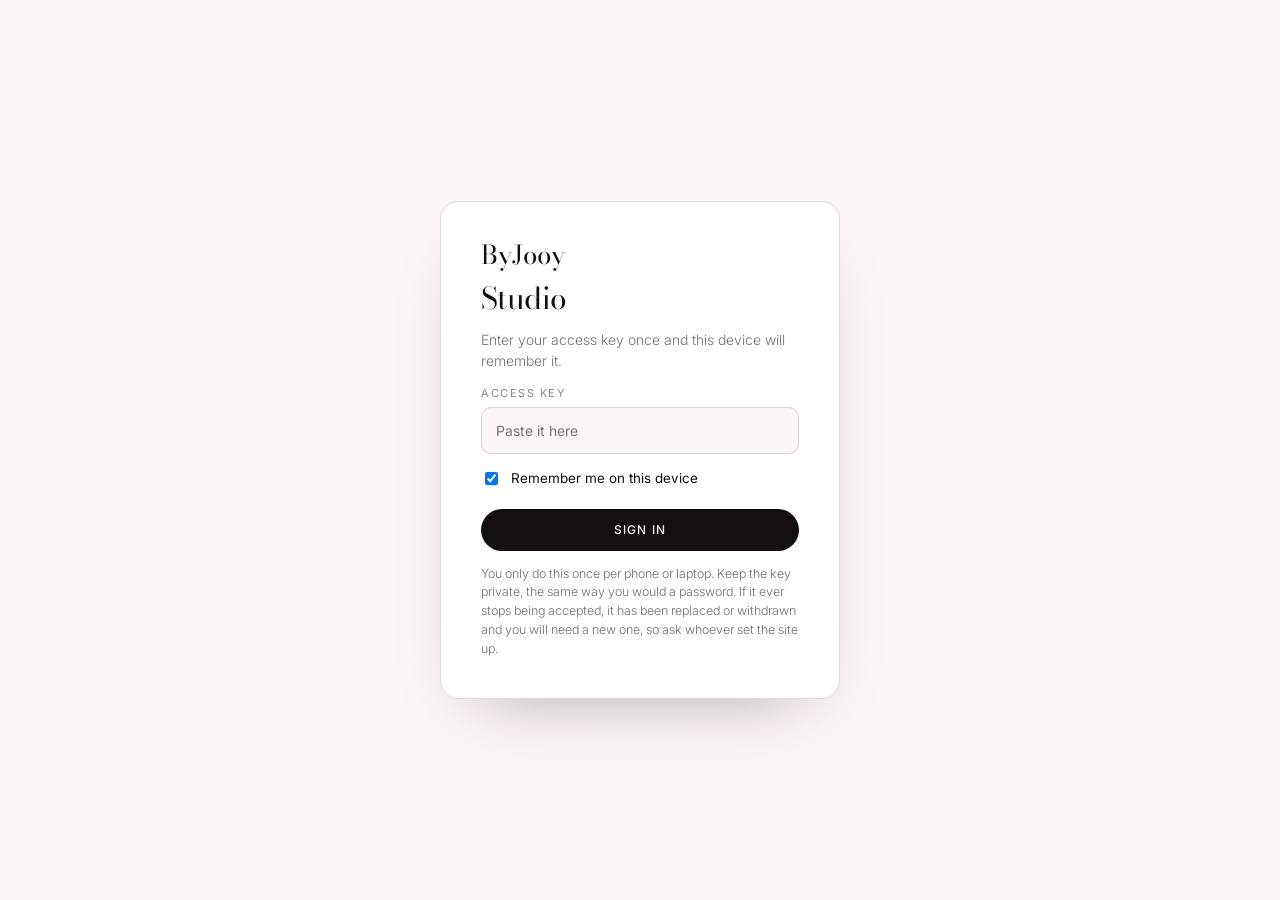
<file: admin/index.html>
<!doctype html>
<html lang="en">
<head>
<meta charset="utf-8">
<meta name="viewport" content="width=device-width, initial-scale=1, viewport-fit=cover">
<meta name="robots" content="noindex, nofollow">
<title>ByJooy Studio</title>
<link rel="icon" href="../favicon.svg" type="image/svg+xml">
<link rel="icon" href="../favicon-32.png" sizes="32x32">
<link rel="stylesheet" href="../assets/fonts/fonts.css?v=2">
<link rel="stylesheet" href="admin.css?v=4">
</head>
<body>

<!-- ============ NOT SET UP ============ -->
<div class="gate" id="gateSetup" hidden>
  <div class="gate__card">
    <span class="gate__mark">ByJooy</span>
    <h1>Studio is not set up yet</h1>
    <p>Open <code>SETUP.md</code> in the project and follow the steps, then reload this page.</p>
  </div>
</div>

<!-- ============ SIGN IN ============ -->
<div class="gate" id="gateLogin" hidden>
  <form class="gate__card" id="loginForm">
    <span class="gate__mark">ByJooy</span>
    <h1>Studio</h1>
    <p>Enter your access key once and this device will remember it.</p>

    <label>
      <span>Access key</span>
      <input type="password" id="token" autocomplete="current-password"
             placeholder="Paste it here" required>
    </label>

    <label class="check">
      <input type="checkbox" id="remember" checked>
      <span>Remember me on this device</span>
    </label>

    <button class="btn btn--solid" type="submit" id="loginBtn">Sign in</button>
    <p class="gate__err" id="loginErr" hidden></p>
    <p class="gate__hint">
      You only do this once per phone or laptop. Keep the key private, the
      same way you would a password. If it ever stops being accepted, it has
      been replaced or withdrawn and you will need a new one, so ask whoever
      set the site up.
    </p>
  </form>
</div>

<!-- ============ DASHBOARD ============ -->
<div class="app" id="app" hidden>

  <header class="top">
    <div class="top__left">
      <span class="top__mark">ByJooy</span>
      <span class="top__sub">Studio</span>
    </div>
    <div class="top__right">
      <span class="top__who" id="whoami"></span>
      <a class="btn btn--ghost btn--sm" href="../index.html" target="_blank" rel="noopener">View site</a>
      <button class="btn btn--ghost btn--sm" id="signOut" type="button">Sign out</button>
    </div>
  </header>

  <div class="bar">
    <div class="bar__stats">
      <span><strong id="statStyles">0</strong> styles</span>
      <span><strong id="statPhotos">0</strong> photos</span>
      <span><strong id="statHidden">0</strong> hidden</span>
    </div>
    <div class="bar__actions">
      <button class="btn btn--ghost btn--sm" id="saleBtn" type="button">Log a sale</button>
      <button class="btn btn--solid btn--sm" id="newBtn" type="button">+ New piece</button>
    </div>
  </div>

  <div class="pub" id="pubBar" hidden>
    <span class="pub__spin"></span>
    <span id="pubTxt">Saving</span>
  </div>

  <main class="list" id="list"></main>

  <p class="empty" id="empty" hidden>
    Nothing here yet. Use <strong>+ New piece</strong> to add your first style.
  </p>
</div>

<!-- ============ EDITOR ============ -->
<div class="sheet" id="sheet" hidden>
  <div class="sheet__scrim" id="sheetScrim"></div>
  <form class="sheet__panel" id="form">
    <div class="sheet__head">
      <h2 id="formTitle">New piece</h2>
      <button class="sheet__x" type="button" id="formClose" aria-label="Close">&times;</button>
    </div>

    <div class="sheet__body">
      <label>
        <span>Name</span>
        <input type="text" id="fName" required placeholder="Adire Two-Piece">
      </label>

      <div class="row">
        <label>
          <span>Price from (&#8358;)</span>
          <input type="number" id="fPriceLow" min="0" step="500" required placeholder="25000">
        </label>
        <label>
          <span>Price to (&#8358;) <i>optional</i></span>
          <input type="number" id="fPriceHigh" min="0" step="500" placeholder="35000">
        </label>
      </div>

      <div class="row">
        <label>
          <span>Sizes</span>
          <input type="text" id="fSizes" required placeholder="6 - 20">
        </label>
        <label>
          <span>Category</span>
          <select id="fTag">
            <option>Core</option>
            <option>Bestseller</option>
            <option>Occasion</option>
          </select>
        </label>
      </div>

      <label>
        <span>Description</span>
        <textarea id="fNote" rows="3" placeholder="Matching top and trouser in a single dye run."></textarea>
      </label>

      <div class="field">
        <span class="field__label">Photos</span>
        <p class="field__hint">
          One photo per colourway. Drag to reorder, the first one is the cover.
          Big photos are fine, they are shrunk automatically before saving.
        </p>
        <div class="drop" id="drop">
          <input type="file" id="fFiles" accept="image/*" multiple hidden>
          <button type="button" id="pickBtn">Choose photos</button>
          <span>or drop them here</span>
        </div>
        <p class="field__hint" id="prepping" hidden></p>
        <div class="shots" id="shots"></div>
      </div>

      <div class="field">
        <span class="field__label">Video <i>optional</i></span>
        <p class="field__hint">
          A short clip of the piece, shown first when someone opens it.
          Keep it under 12MB or it will be refused, since every upload is
          stored with the site forever.
        </p>
        <div class="drop drop--sm">
          <input type="file" id="fVideo" accept="video/*" hidden>
          <button type="button" id="pickVideo">Choose video</button>
          <span id="videoName">none</span>
          <button type="button" id="clearVideo" hidden>Remove</button>
        </div>
      </div>

      <label class="check">
        <input type="checkbox" id="fHidden">
        <span>Hide this piece from the website</span>
      </label>

      <p class="gate__err" id="formErr" hidden></p>
    </div>

    <div class="sheet__foot">
      <button class="btn btn--danger btn--sm" type="button" id="deleteBtn" hidden>Delete</button>
      <span class="spacer"></span>
      <button class="btn btn--ghost btn--sm" type="button" id="cancelBtn">Cancel</button>
      <button class="btn btn--solid btn--sm" type="submit" id="saveBtn">Save piece</button>
    </div>
  </form>
</div>

<!-- ============ LOG A SALE ============ -->
<div class="sheet" id="saleSheet" hidden>
  <div class="sheet__scrim" id="saleScrim"></div>
  <form class="sheet__panel" id="saleForm">
    <div class="sheet__head">
      <h2>Log a sale</h2>
      <button class="sheet__x" type="button" id="saleFormClose" aria-label="Close">&times;</button>
    </div>

    <div class="sheet__body">
      <p class="field__hint">
        After an order comes in on WhatsApp, record it here and the website
        will mention it quietly to the next few visitors. No customer name is
        ever shown or stored, only the city.
      </p>

      <label>
        <span>Which piece</span>
        <select id="sPiece" required></select>
      </label>

      <label>
        <span>City</span>
        <input type="text" id="sCity" required placeholder="Lagos" list="cityList">
        <datalist id="cityList">
          <option value="Lagos"><option value="Abuja"><option value="Port Harcourt">
          <option value="Ibadan"><option value="Benin City"><option value="Enugu">
          <option value="Kano"><option value="London"><option value="Houston">
          <option value="New York"><option value="Atlanta"><option value="Toronto">
        </datalist>
      </label>

      <label>
        <span>When</span>
        <select id="sWhen">
          <option value="0">Just now</option>
          <option value="2">A couple of hours ago</option>
          <option value="6">Earlier today</option>
          <option value="24">Yesterday</option>
          <option value="72">A few days ago</option>
        </select>
      </label>

      <p class="gate__err" id="saleErr" hidden></p>

      <div class="field">
        <span class="field__label">Logged recently</span>
        <div class="salelog" id="saleLog"></div>
      </div>
    </div>

    <div class="sheet__foot">
      <span class="spacer"></span>
      <button class="btn btn--ghost btn--sm" type="button" id="saleCancel">Close</button>
      <button class="btn btn--solid btn--sm" type="submit" id="saleSave">Add it</button>
    </div>
  </form>
</div>

<div class="toast" id="toast" hidden></div>

<script src="../assets/js/config.js?v=4"></script>
<script src="../assets/js/products.js"></script>
<script src="github.js?v=4"></script>
<script src="images.js?v=4"></script>
<script src="admin.js?v=4"></script>
</body>
</html>
</file>
<file: assets/fonts/fonts.css>
/* ============================================================
   ByJooy - typefaces

   Subset from the upstream Google Fonts originals to the characters
   this site actually renders: basic latin, the latin-1 block for the
   middot, times and copyright signs, general punctuation, and the
   naira sign. Replaces the 15 files Google serves, of which 4 came
   down on every phone, with 3.

   Bodoni keeps its optical size axis because it runs from 11px labels
   to 100px headlines and the hairlines need to adapt. Inter is pinned
   at 16, which is where it is always used here.

   Rebuild with the commands in README.
   ============================================================ */

@font-face {
  font-family: 'Bodoni Moda';
  font-style: normal;
  font-weight: 400 900;
  font-display: swap;
  src: url('bodoni.woff2') format('woff2');
}

@font-face {
  font-family: 'Bodoni Moda';
  font-style: italic;
  font-weight: 400 900;
  font-display: swap;
  src: url('bodoni-italic.woff2') format('woff2');
}

@font-face {
  font-family: 'Inter';
  font-style: normal;
  font-weight: 300 600;
  font-display: swap;
  src: url('inter.woff2') format('woff2');
}
</file>
<file: admin/admin.css>
:root{
  --ink:#140F11;
  --ink-2:#221A1D;
  --bone:#FDF6F7;
  --bone-2:#F6E7EA;
  --rose:#BC8588;
  --rose-dp:#8F5456;
  --green:#0F6B45;
  --red:#A32B2B;
  --line:rgba(20,15,17,.14);
  --display:"Bodoni Moda",Georgia,serif;
  --ui:"Inter",system-ui,-apple-system,sans-serif;
  --ease:cubic-bezier(.22,1,.36,1);
}
*,*::before,*::after{box-sizing:border-box}
/* the panels below set their own display, which would otherwise beat [hidden] */
[hidden]{display:none!important}
body{
  margin:0;background:var(--bone);color:var(--ink);
  font-family:var(--ui);font-size:14px;line-height:1.5;
  -webkit-font-smoothing:antialiased;
}
h1,h2{margin:0;font-weight:400;letter-spacing:-.02em}
p{margin:0}
img{display:block;max-width:100%}
button{font:inherit;color:inherit;background:none;border:0;cursor:pointer}
input,select,textarea{font:inherit;color:inherit}
code{background:var(--bone-2);padding:2px 6px;border-radius:5px;font-size:.92em}

/* ---------- buttons ---------- */
.btn{
  display:inline-flex;align-items:center;justify-content:center;gap:8px;
  border-radius:100px;padding:12px 22px;
  font-size:12px;letter-spacing:.1em;text-transform:uppercase;font-weight:500;
  transition:background .3s var(--ease),color .3s var(--ease),border-color .3s var(--ease),opacity .2s;
  text-decoration:none;
}
.btn--sm{padding:9px 16px;font-size:11px}
.btn--solid{background:var(--ink);color:var(--bone)}
.btn--solid:hover{background:var(--rose-dp)}
.btn--ghost{border:1px solid var(--line)}
.btn--ghost:hover{background:var(--ink);color:var(--bone);border-color:var(--ink)}
.btn--danger{color:var(--red);border:1px solid rgba(163,43,43,.3)}
.btn--danger:hover{background:var(--red);color:#fff;border-color:var(--red)}
.btn[disabled]{opacity:.45;pointer-events:none}

/* ---------- gates ---------- */
.gate{position:fixed;inset:0;display:grid;place-items:center;padding:24px;background:var(--bone);z-index:50}
.gate__card{
  width:min(400px,100%);background:#fff;border:1px solid var(--line);
  border-radius:18px;padding:clamp(26px,5vw,40px);
  display:flex;flex-direction:column;gap:14px;
  box-shadow:0 30px 70px -40px rgba(20,15,17,.4);
}
.gate__mark{font-family:var(--display);font-size:26px;line-height:1}
.gate__card h1{font-family:var(--display);font-size:30px;line-height:1.1}
.gate__card p{color:rgba(20,15,17,.6);font-weight:300}
.gate__hint{font-size:12.5px}
.gate__card label{display:flex;flex-direction:column;gap:6px}
.gate__card label span{font-size:11px;letter-spacing:.14em;text-transform:uppercase;color:rgba(20,15,17,.5)}
.gate__card input{
  border:1px solid var(--line);border-radius:10px;padding:12px 14px;background:var(--bone);
}
.gate__card input:focus{outline:2px solid var(--rose);outline-offset:1px}
.gate__card .btn{margin-top:6px}
.gate__err{
  color:var(--red);font-size:13px;background:rgba(163,43,43,.08);
  border-radius:9px;padding:10px 12px;
}

/* ---------- chrome ---------- */
.top{
  display:flex;align-items:center;justify-content:space-between;gap:16px;
  padding:16px clamp(16px,4vw,34px);border-bottom:1px solid var(--line);
  position:sticky;top:0;background:var(--bone);z-index:20;
}
.top__left{display:flex;align-items:baseline;gap:10px}
.top__mark{font-family:var(--display);font-size:22px}
.top__sub{font-size:11px;letter-spacing:.2em;text-transform:uppercase;color:var(--rose-dp)}
.top__right{display:flex;gap:8px;align-items:center}
.top__who{font-size:12px;color:rgba(20,15,17,.45);margin-right:4px}

.pub{
  display:flex;align-items:center;gap:10px;
  margin:0 clamp(16px,4vw,34px) 14px;padding:11px 16px;
  background:#fff;border:1px solid var(--line);border-radius:100px;
  font-size:12.5px;color:rgba(20,15,17,.65);
}
.pub__spin{
  width:14px;height:14px;border-radius:50%;flex:0 0 auto;
  border:2px solid var(--bone-2);border-top-color:var(--green);
  animation:spin .7s linear infinite;
}
@keyframes spin{to{transform:rotate(360deg)}}
.loading{padding:30px 0;color:rgba(20,15,17,.45);font-weight:300}

.bar{
  display:flex;flex-wrap:wrap;align-items:center;justify-content:space-between;gap:14px;
  padding:16px clamp(16px,4vw,34px);
}
.bar__stats{display:flex;gap:20px;font-size:12.5px;color:rgba(20,15,17,.55)}
.bar__stats strong{font-weight:600;color:var(--ink)}
.bar__actions{display:flex;flex-wrap:wrap;gap:8px}

/* ---------- list ---------- */
.list{
  display:grid;grid-template-columns:repeat(auto-fill,minmax(240px,1fr));
  gap:16px;padding:0 clamp(16px,4vw,34px) 70px;
}
.item{
  background:#fff;border:1px solid var(--line);border-radius:14px;overflow:hidden;
  display:flex;flex-direction:column;
  transition:box-shadow .3s var(--ease),transform .3s var(--ease);
}
.item:hover{box-shadow:0 20px 44px -28px rgba(20,15,17,.45);transform:translateY(-2px)}
.item__media{position:relative;aspect-ratio:3/4;background:var(--bone-2)}
.item__media img{width:100%;height:100%;object-fit:cover}
.item__count{
  position:absolute;right:8px;bottom:8px;
  background:rgba(20,15,17,.72);color:#fff;border-radius:100px;
  padding:4px 10px;font-size:10px;letter-spacing:.1em;
}
.item__hidden{
  position:absolute;left:8px;top:8px;
  background:var(--red);color:#fff;border-radius:100px;
  padding:4px 10px;font-size:10px;letter-spacing:.12em;text-transform:uppercase;
}
.item__body{padding:12px 13px 14px;display:flex;flex-direction:column;gap:3px;flex:1}
.item__name{font-family:var(--display);font-size:18px;line-height:1.2}
.item__meta{font-size:11.5px;color:rgba(20,15,17,.5)}
.item__price{font-size:12.5px;font-weight:500;margin-top:2px}
.item__row{display:flex;gap:7px;margin-top:11px}
.item__row .btn{flex:1;padding:8px 10px;font-size:10.5px}

.empty{
  padding:50px clamp(16px,4vw,34px);text-align:center;
  color:rgba(20,15,17,.55);font-weight:300;
}

/* ---------- editor sheet ---------- */
.sheet{position:fixed;inset:0;z-index:60;display:flex;justify-content:flex-end}
.sheet__scrim{position:absolute;inset:0;background:rgba(20,15,17,.45);backdrop-filter:blur(3px)}
.sheet__panel{
  position:relative;width:min(560px,100%);background:var(--bone);
  display:flex;flex-direction:column;max-height:100%;
  box-shadow:-30px 0 70px -40px rgba(20,15,17,.6);
}
.sheet__head{
  display:flex;align-items:center;justify-content:space-between;gap:14px;
  padding:18px clamp(16px,3vw,26px);border-bottom:1px solid var(--line);
}
.sheet__head h2{font-family:var(--display);font-size:24px}
.sheet__x{font-size:28px;line-height:1;width:36px;height:36px;border-radius:50%}
.sheet__x:hover{background:var(--bone-2)}
.sheet__body{
  padding:20px clamp(16px,3vw,26px);overflow-y:auto;flex:1;
  display:flex;flex-direction:column;gap:16px;
}
.sheet__foot{
  display:flex;align-items:center;gap:8px;
  padding:14px clamp(16px,3vw,26px);border-top:1px solid var(--line);background:var(--bone);
}
.spacer{flex:1}

.sheet__body label{display:flex;flex-direction:column;gap:6px}
.sheet__body label > span{
  font-size:11px;letter-spacing:.14em;text-transform:uppercase;color:rgba(20,15,17,.5);
}
.sheet__body label > span i{font-style:normal;text-transform:none;letter-spacing:0;opacity:.6}
.sheet__body input[type=text],
.sheet__body input[type=number],
.sheet__body select,
.sheet__body textarea{
  border:1px solid var(--line);border-radius:10px;padding:11px 13px;
  background:#fff;width:100%;resize:vertical;
}
.sheet__body input:focus,.sheet__body select:focus,.sheet__body textarea:focus{
  outline:2px solid var(--rose);outline-offset:1px;
}
.row{display:grid;grid-template-columns:1fr 1fr;gap:12px}
.field{display:flex;flex-direction:column;gap:6px}
.field__label{font-size:11px;letter-spacing:.14em;text-transform:uppercase;color:rgba(20,15,17,.5)}
.field__hint{font-size:12px;color:rgba(20,15,17,.45);font-weight:300}
.check{flex-direction:row!important;align-items:center;gap:10px!important}
.check span{text-transform:none!important;letter-spacing:0!important;font-size:13.5px!important;color:var(--ink)!important}

.drop{
  border:1.5px dashed var(--line);border-radius:12px;padding:18px;
  display:flex;align-items:center;justify-content:center;gap:10px;flex-wrap:wrap;
  background:#fff;transition:border-color .25s,background .25s;
}
.drop--sm{padding:13px}
.drop.is-over{border-color:var(--green);background:rgba(15,107,69,.05)}
.drop button{
  border:1px solid var(--line);border-radius:100px;padding:8px 15px;
  font-size:11.5px;letter-spacing:.08em;text-transform:uppercase;background:var(--bone);
}
.drop button:hover{background:var(--ink);color:var(--bone)}
.drop span{font-size:12.5px;color:rgba(20,15,17,.45)}

.shots{display:grid;grid-template-columns:repeat(auto-fill,minmax(84px,1fr));gap:8px}
.shot{
  position:relative;aspect-ratio:3/4;border-radius:9px;overflow:hidden;
  background:var(--bone-2);cursor:grab;border:1px solid var(--line);
}
.shot img{width:100%;height:100%;object-fit:cover}
.shot.is-drag{opacity:.4}
.shot__x{
  position:absolute;top:4px;right:4px;width:22px;height:22px;border-radius:50%;
  background:rgba(20,15,17,.78);color:#fff;font-size:15px;line-height:1;
  display:grid;place-items:center;
}
.shot__x:hover{background:var(--red)}
.shot__n{
  position:absolute;left:4px;bottom:4px;
  background:rgba(20,15,17,.72);color:#fff;border-radius:100px;
  padding:2px 7px;font-size:9.5px;
}
.shot__cover{
  position:absolute;left:4px;top:4px;
  background:var(--green);color:#fff;border-radius:100px;
  padding:2px 7px;font-size:9px;letter-spacing:.1em;text-transform:uppercase;
}

.prog{display:flex;flex-direction:column;gap:6px}
.prog__bar{height:4px;background:var(--bone-2);border-radius:100px;overflow:hidden}
.prog__bar i{display:block;height:100%;width:0;background:var(--green);transition:width .3s}
.prog span{font-size:12px;color:rgba(20,15,17,.55)}

.toast{
  position:fixed;left:50%;bottom:24px;transform:translateX(-50%);z-index:80;
  background:var(--ink);color:var(--bone);border-radius:100px;
  padding:12px 22px;font-size:13px;
  box-shadow:0 18px 40px -18px rgba(20,15,17,.6);
}
.toast.is-bad{background:var(--red)}

@media (max-width:560px){
  .row{grid-template-columns:1fr}
  .bar{flex-direction:column;align-items:stretch}
  .bar__actions .btn{flex:1}
}

/* the short list of sales already logged */
.salelog{display:flex;flex-direction:column;gap:2px}
.salelog__row{
  display:flex;align-items:center;gap:10px;
  padding:8px 10px;border:1px solid var(--line);border-radius:9px;background:#fff;
  font-size:13px;
}
.salelog__row > span:first-child{flex:1;min-width:0;overflow:hidden;text-overflow:ellipsis;white-space:nowrap}
.salelog__when{flex:0 0 auto;font-size:11.5px;color:rgba(20,15,17,.45)}
.salelog__x{
  flex:0 0 auto;width:22px;height:22px;border-radius:50%;
  font-size:15px;line-height:1;color:rgba(20,15,17,.4);
}
.salelog__x:hover{background:var(--red);color:#fff}
</file>
